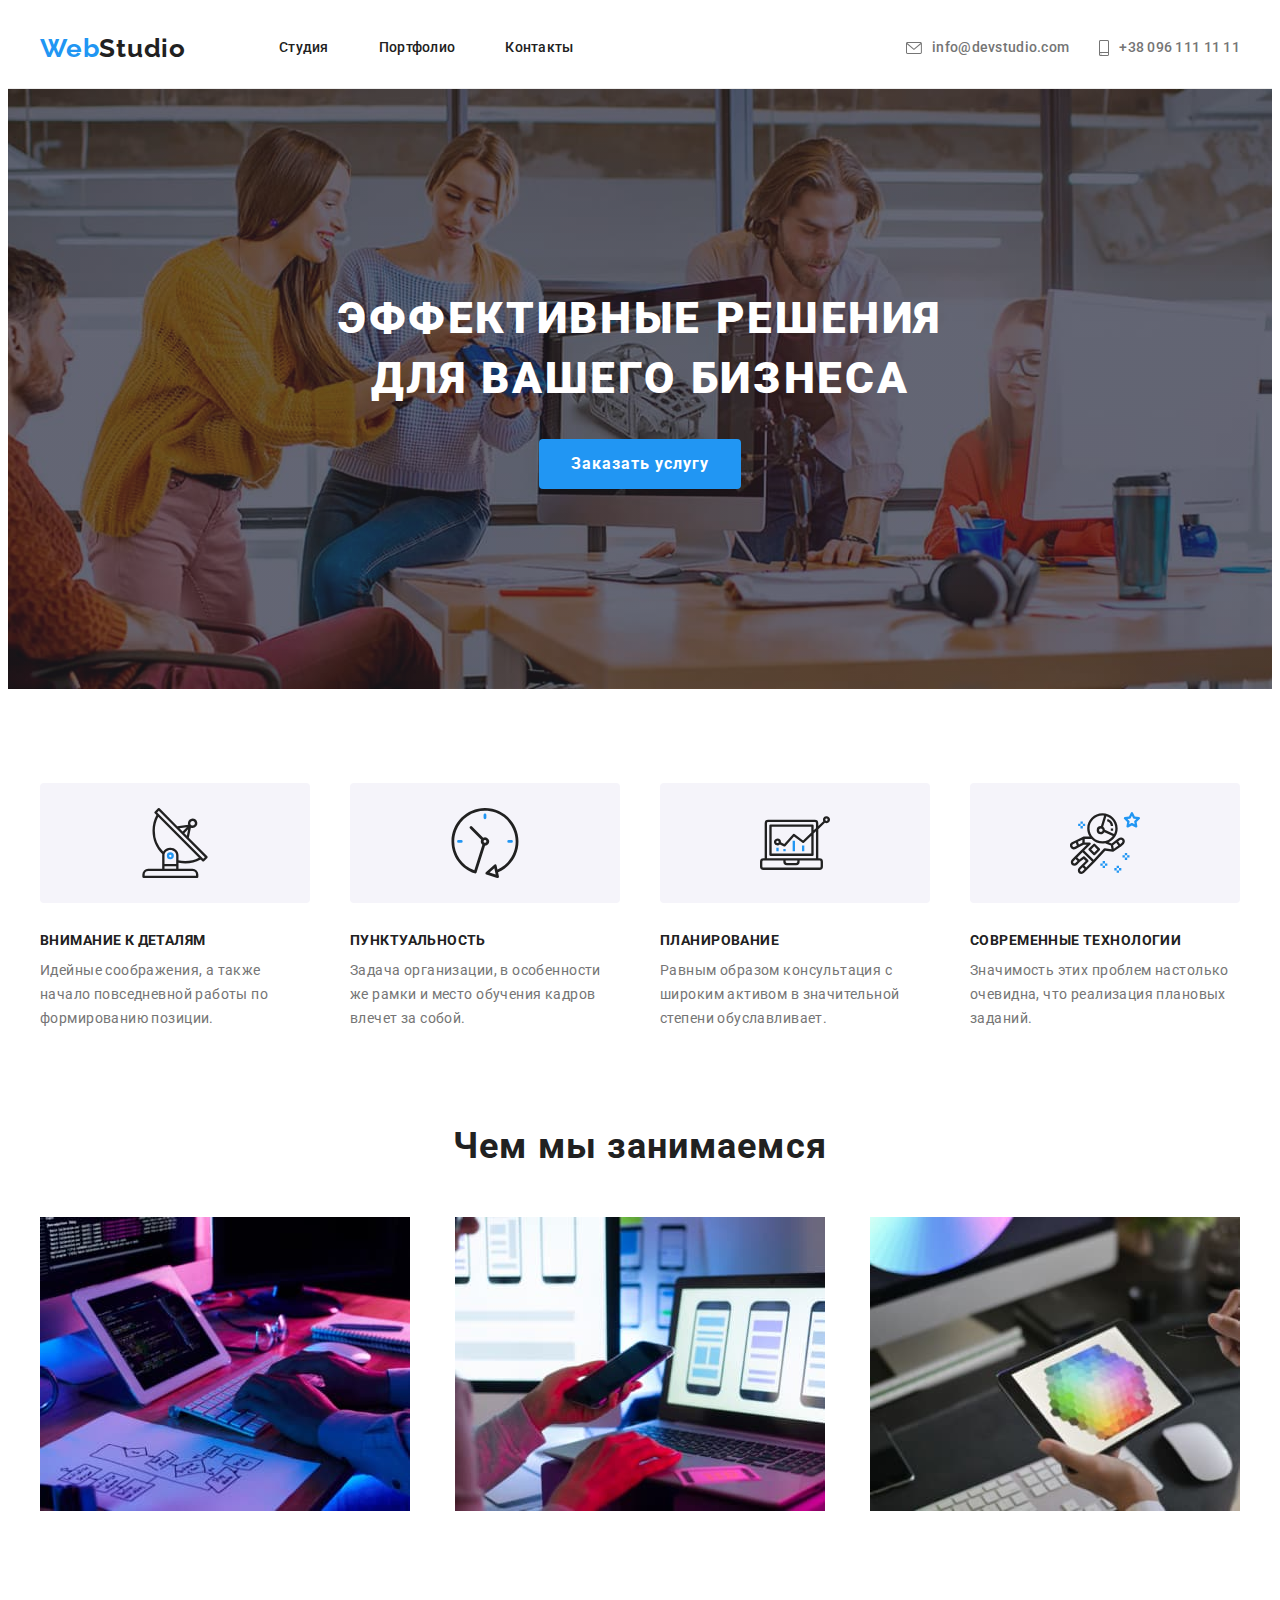
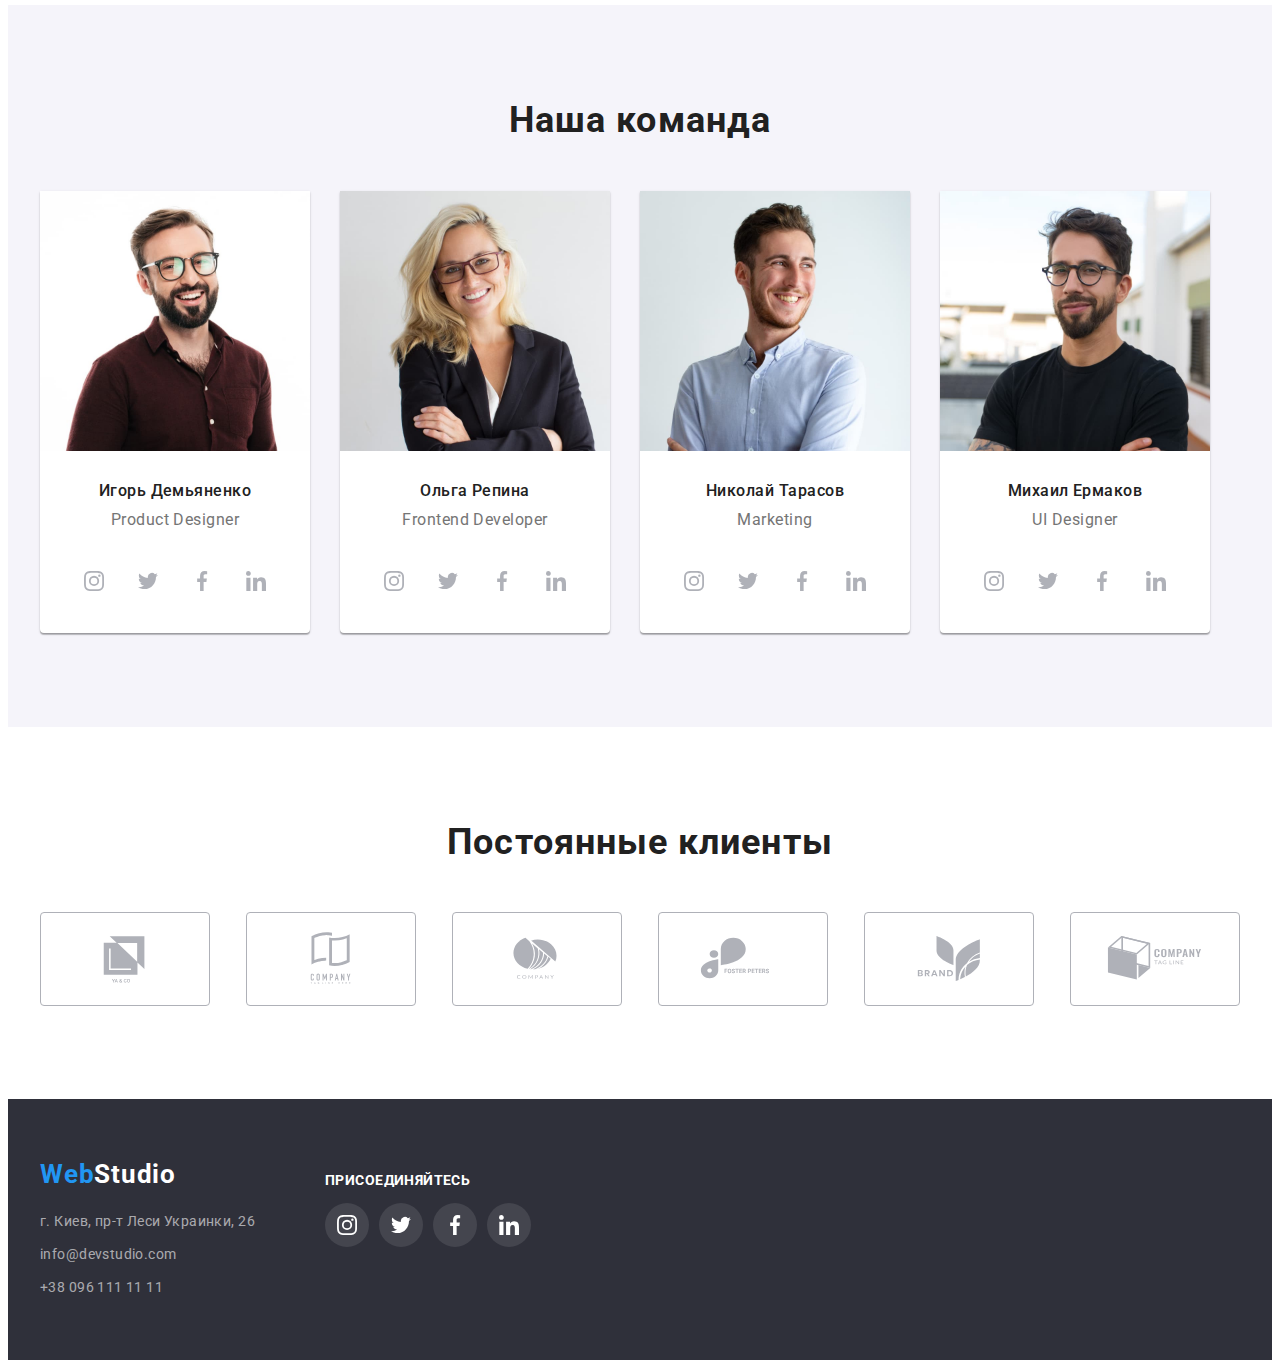
<file: index.html>
<!DOCTYPE html>
<html lang="ru">
  <head>
    <meta charset="UTF-8" />
    <meta http-equiv="X-UA-Compatible" content="IE=edge" />
    <meta name="viewport" content="width=device-width, initial-scale=1.0" />
    <link rel="preconnect" href="https://fonts.googleapis.com" />
    <link rel="preconnect" href="https://fonts.gstatic.com" crossorigin />
    <link
      href="https://fonts.googleapis.com/css2?family=Raleway:wght@700&family=Roboto:wght@400;500;700;900&display=swap"
      rel="stylesheet"
    />
    <title>goit-markup-hw-04</title>
    <link
      rel="stylesheet"
      href="https://cdnjs.cloudflare.com/ajax/libs/modern-normalize/1.1.0/modern-normalize.min.css"
      integrity="sha512-wpPYUAdjBVSE4KJnH1VR1HeZfpl1ub8YT/NKx4PuQ5NmX2tKuGu6U/JRp5y+Y8XG2tV+wKQpNHVUX03MfMFn9Q=="
      crossorigin="anonymous"
      referrerpolicy="no-referrer"
    />
    <link rel="stylesheet" href="./css/style.css" />
  </head>
  <body>
    <header class="header">
      <div class="container flex-header">
        <nav class="header-nav">
          <a class="header-logo link" href="./index.html">
            <span class="logo-text">Web</span>Studio</a
          >
          <ul class="header-list list">
            <li class="list-nav">
              <a class="header-link link current" href="./index.html">Студия</a>
            </li>
            <li class="list-nav">
              <a class="header-link link" href="./portfolio.html">Портфолио</a>
            </li>
            <li class="list-nav">
              <a class="header-link link" href="#">Контакты</a>
            </li>
          </ul>
        </nav>
        <ul class="list-address list">
          <li class="list-contacts">
            <a class="header-address list link" href="mailto:info@devstudio.com"
              ><svg class="icon" width="16" height="12">
                <use href="./images/icons.svg#envelope"></use></svg
              >info@devstudio.com</a
            >
          </li>
          <li class="list-contacts">
            <a class="header-address list link" href="tel:+380961111111"
              ><svg class="icon" width="10" height="16">
                <use href="./images/icons.svg#smartphone"></use></svg
              >+38 096 111 11 11</a
            >
          </li>
        </ul>
      </div>
    </header>
    <main>
      <!-- hero -->
      <section class="hero">
        <div class="container">
          <h1 class="hero-title">эффективные решения для вашего бизнеса</h1>
          <button class="hero-button" type="button">Заказать услугу</button>
        </div>
      </section>
      <!-- чем мы занимаемся -->
      <section class="work">
        <div class="container">
          <h2 hidden>Наши преимущества</h2>
          <ul class="list flex-work">
            <li class="list-work">
              <div class="list-icon">
                <svg class="work-icon" width="70" height="70">
                  <use href="./images/icons.svg#antenna"></use>
                </svg>
              </div>
              <h3 class="work-topic">Внимание к деталям</h3>
              <p class="work-text">
                Идейные соображения, а также начало повседневной работы по
                формированию позиции.
              </p>
            </li>
            <li class="list-work">
              <div class="list-icon">
                <svg class="work-icon" width="70" height="70">
                  <use href="./images/icons.svg#clock"></use>
                </svg>
              </div>
              <h3 class="work-topic">Пунктуальность</h3>
              <p class="work-text">
                Задача организации, в особенности же рамки и место обучения
                кадров влечет за собой.
              </p>
            </li>
            <li class="list-work">
              <div class="list-icon">
                <svg class="work-icon" width="70" height="70">
                  <use href="./images/icons.svg#diagram"></use>
                </svg>
              </div>
              <h3 class="work-topic">Планирование</h3>
              <p class="work-text">
                Равным образом консультация с широким активом в значительной
                степени обуславливает.
              </p>
            </li>
            <li class="list-work">
              <div class="list-icon">
                <svg class="work-icon" width="70" height="70">
                  <use href="./images/icons.svg#astronaut"></use>
                </svg>
              </div>
              <h3 class="work-topic">Современные технологии</h3>
              <p class="work-text">
                Значимость этих проблем настолько очевидна, что реализация
                плановых заданий.
              </p>
            </li>
          </ul>
        </div>
      </section>
      <!-- спецификация -->
      <section class="specification">
        <div class="container">
          <h2 class="specification-title">Чем мы занимаемся</h2>
          <ul class="list flex-specification">
            <li class="list-specification">
              <img
                src="./images/what-are-we-doing-1.jpg"
                alt="рабочий-процесс-1"
              />
            </li>
            <li class="list-specification">
              <img
                src="./images/what-are-we-doing-2.jpg"
                alt="рабочий-процесс-2"
              />
            </li>
            <li class="list-specification">
              <img
                src="./images/what-are-we-doing-3.jpg"
                alt="рабочий-процесс-3"
              />
            </li>
          </ul>
        </div>
      </section>
      <!-- наша команда -->
      <section class="team">
        <div class="container">
          <h2 class="team-title">Наша команда</h2>
          <ul class="list-team list">
            <li class="team-card">
              <img src="./images/our-team-1.jpg" alt="сотрудник-1" />
              <h3 class="team-employee">Игорь Демьяненко</h3>
              <p class="team-desc" lang="en">Product Designer</p>
              <ul class="link-list list">
                <li class="link-box">
                  <a class="link-social" href="#">
                    <svg class="icon-link" width="20" height="20">
                      <use href="./images/icons.svg#instagram"></use>
                    </svg>
                  </a>
                </li>
                <li class="link-box">
                  <a class="link-social" href="">
                    <svg class="icon-link" width="20" height="20">
                      <use href="./images/icons.svg#twitter"></use>
                    </svg>
                  </a>
                </li>
                <li class="link-box">
                  <a class="link-social" href="">
                    <svg class="icon-link" width="20" height="20">
                      <use href="./images/icons.svg#facebook"></use>
                    </svg>
                  </a>
                </li>
                <li class="link-box">
                  <a class="link-social" href="">
                    <svg class="icon-link" width="20" height="20">
                      <use href="./images/icons.svg#linkedin"></use>
                    </svg>
                  </a>
                </li>
              </ul>
            </li>
            <li class="team-card">
              <img src="./images/our-team-2.jpg" alt="сотрудник-2" />
              <h3 class="team-employee">Ольга Репина</h3>
              <p class="team-desc" lang="en">Frontend Developer</p>
              <ul class="link-list list">
                <li class="link-box">
                  <a class="link-social" href="#">
                    <svg class="icon-link" width="20" height="20">
                      <use href="./images/icons.svg#instagram"></use>
                    </svg>
                  </a>
                </li>
                <li class="link-box">
                  <a class="link-social" href="">
                    <svg class="icon-link" width="20" height="20">
                      <use href="./images/icons.svg#twitter"></use>
                    </svg>
                  </a>
                </li>
                <li class="link-box">
                  <a class="link-social" href="">
                    <svg class="icon-link" width="20" height="20">
                      <use href="./images/icons.svg#facebook"></use>
                    </svg>
                  </a>
                </li>
                <li class="link-box">
                  <a class="link-social" href="">
                    <svg class="icon-link" width="20" height="20">
                      <use href="./images/icons.svg#linkedin"></use>
                    </svg>
                  </a>
                </li>
              </ul>
            </li>
            <li class="team-card">
              <img src="./images/our-team-3.jpg" alt="сотрудник-3" />
              <h3 class="team-employee">Николай Тарасов</h3>
              <p class="team-desc" lang="en">Marketing</p>
              <ul class="link-list list">
                <li class="link-box">
                  <a class="link-social" href="#">
                    <svg class="icon-link" width="20" height="20">
                      <use href="./images/icons.svg#instagram"></use>
                    </svg>
                  </a>
                </li>
                <li class="link-box">
                  <a class="link-social" href="">
                    <svg class="icon-link" width="20" height="20">
                      <use href="./images/icons.svg#twitter"></use>
                    </svg>
                  </a>
                </li>
                <li class="link-box">
                  <a class="link-social" href="">
                    <svg class="icon-link" width="20" height="20">
                      <use href="./images/icons.svg#facebook"></use>
                    </svg>
                  </a>
                </li>
                <li class="link-box">
                  <a class="link-social" href="">
                    <svg class="icon-link" width="20" height="20">
                      <use href="./images/icons.svg#linkedin"></use>
                    </svg>
                  </a>
                </li>
              </ul>
            </li>
            <li class="team-card">
              <img src="./images/our-team-4.jpg" alt="сотрудник-4" />
              <h3 class="team-employee">Михаил Ермаков</h3>
              <p class="team-desc" lang="en">UI Designer</p>
              <ul class="link-list list">
                <li class="link-box">
                  <a class="link-social" href="#">
                    <svg class="icon-link" width="20" height="20">
                      <use href="./images/icons.svg#instagram"></use>
                    </svg>
                  </a>
                </li>
                <li class="link-box">
                  <a class="link-social" href="">
                    <svg class="icon-link" width="20" height="20">
                      <use href="./images/icons.svg#twitter"></use>
                    </svg>
                  </a>
                </li>
                <li class="link-box">
                  <a class="link-social" href="">
                    <svg class="icon-link" width="20" height="20">
                      <use href="./images/icons.svg#facebook"></use>
                    </svg>
                  </a>
                </li>
                <li class="link-box">
                  <a class="link-social" href="">
                    <svg class="icon-link" width="20" height="20">
                      <use href="./images/icons.svg#linkedin"></use>
                    </svg>
                  </a>
                </li>
              </ul>
            </li>
          </ul>
        </div>
      </section>
      <section class="clients">
        <div class="container">
          <h2 class="clients-title">Постоянные клиенты</h2>
          <ul class="clients-list list">
            <li class="clients-logo">
              <a href="" class="clients-link link">
                <svg class="clients-icon" width="106" height="60">
                  <use href="./images/icons.svg#Logo-ya_and_co"></use>
                </svg>
              </a>
            </li>
            <li class="clients-logo">
              <a href="" class="clients-link link">
                <svg class="clients-icon" width="106" height="60">
                  <use href="./images/icons.svg#Logo-tagline_here"></use>
                </svg>
              </a>
            </li>
            <li class="clients-logo">
              <a href="" class="clients-link link">
                <svg class="clients-icon" width="106" height="60">
                  <use href="./images/icons.svg#Logo-company"></use>
                </svg>
              </a>
            </li>
            <li class="clients-logo">
              <a href="" class="clients-link link">
                <svg class="clients-icon" width="106" height="60">
                  <use href="./images/icons.svg#Logo-foster_peters"></use>
                </svg>
              </a>
            </li>
            <li class="clients-logo">
              <a href="" class="clients-link link">
                <svg class="clients-icon" width="106" height="60">
                  <use href="./images/icons.svg#Logo-brand"></use>
                </svg>
              </a>
            </li>
            <li class="clients-logo">
              <a href="" class="clients-link link">
                <svg class="clients-icon" width="106" height="60">
                  <use href="./images/icons.svg#Logo-tag_line"></use>
                </svg>
              </a>
            </li>
          </ul>
        </div>
      </section>
    </main>
    <footer class="footer">
      <div class="container">
        <ul class="fotter-list list">
          <li class="list-adrress">
            <a class="footer-logo link" href="./index.html"
              ><span class="logo-text">Web</span>Studio</a
            >
            <address>
              <ul class="list">
                <li class="list-footer">
                  <a class="footer-adress link" href="#"
                    >г. Киев, пр-т Леси Украинки, 26</a
                  >
                </li>
                <li class="list-footer">
                  <a class="footer-adress link" href="mailto:info@devstudio.com"
                    >info@devstudio.com</a
                  >
                </li>
                <li class="list-footer">
                  <a class="footer-adress link" href="tel:+380961111111"
                    >+38 096 111 11 11</a
                  >
                </li>
              </ul>
            </address>
          </li>
          <li class="list-adrress">
            <h3 class="footer-title">Присоединяйтесь</h3>
            <ul class="footer-link list">
              <li class="footer-box">
                <a href="" class="footer-social link">
                  <svg class="footer-icon" width="20" height="20">
                    <use href="./images/icons.svg#instagram"></use>
                  </svg>
                </a>
              </li>
              <li class="footer-box">
                <a href="" class="footer-social link">
                  <svg class="footer-icon" width="20" height="20">
                    <use href="./images/icons.svg#twitter"></use>
                  </svg>
                </a>
              </li>
              <li class="footer-box">
                <a href="" class="footer-social link">
                  <svg class="footer-icon" width="20" height="20">
                    <use href="./images/icons.svg#facebook"></use>
                  </svg>
                </a>
              </li>
              <li class="footer-box">
                <a href="" class="footer-social link">
                  <svg class="footer-icon" width="20" height="20">
                    <use href="./images/icons.svg#linkedin"></use>
                  </svg>
                </a>
              </li>
            </ul>
          </li>
        </ul>
      </div>
    </footer>
  </body>
</html>
</file>
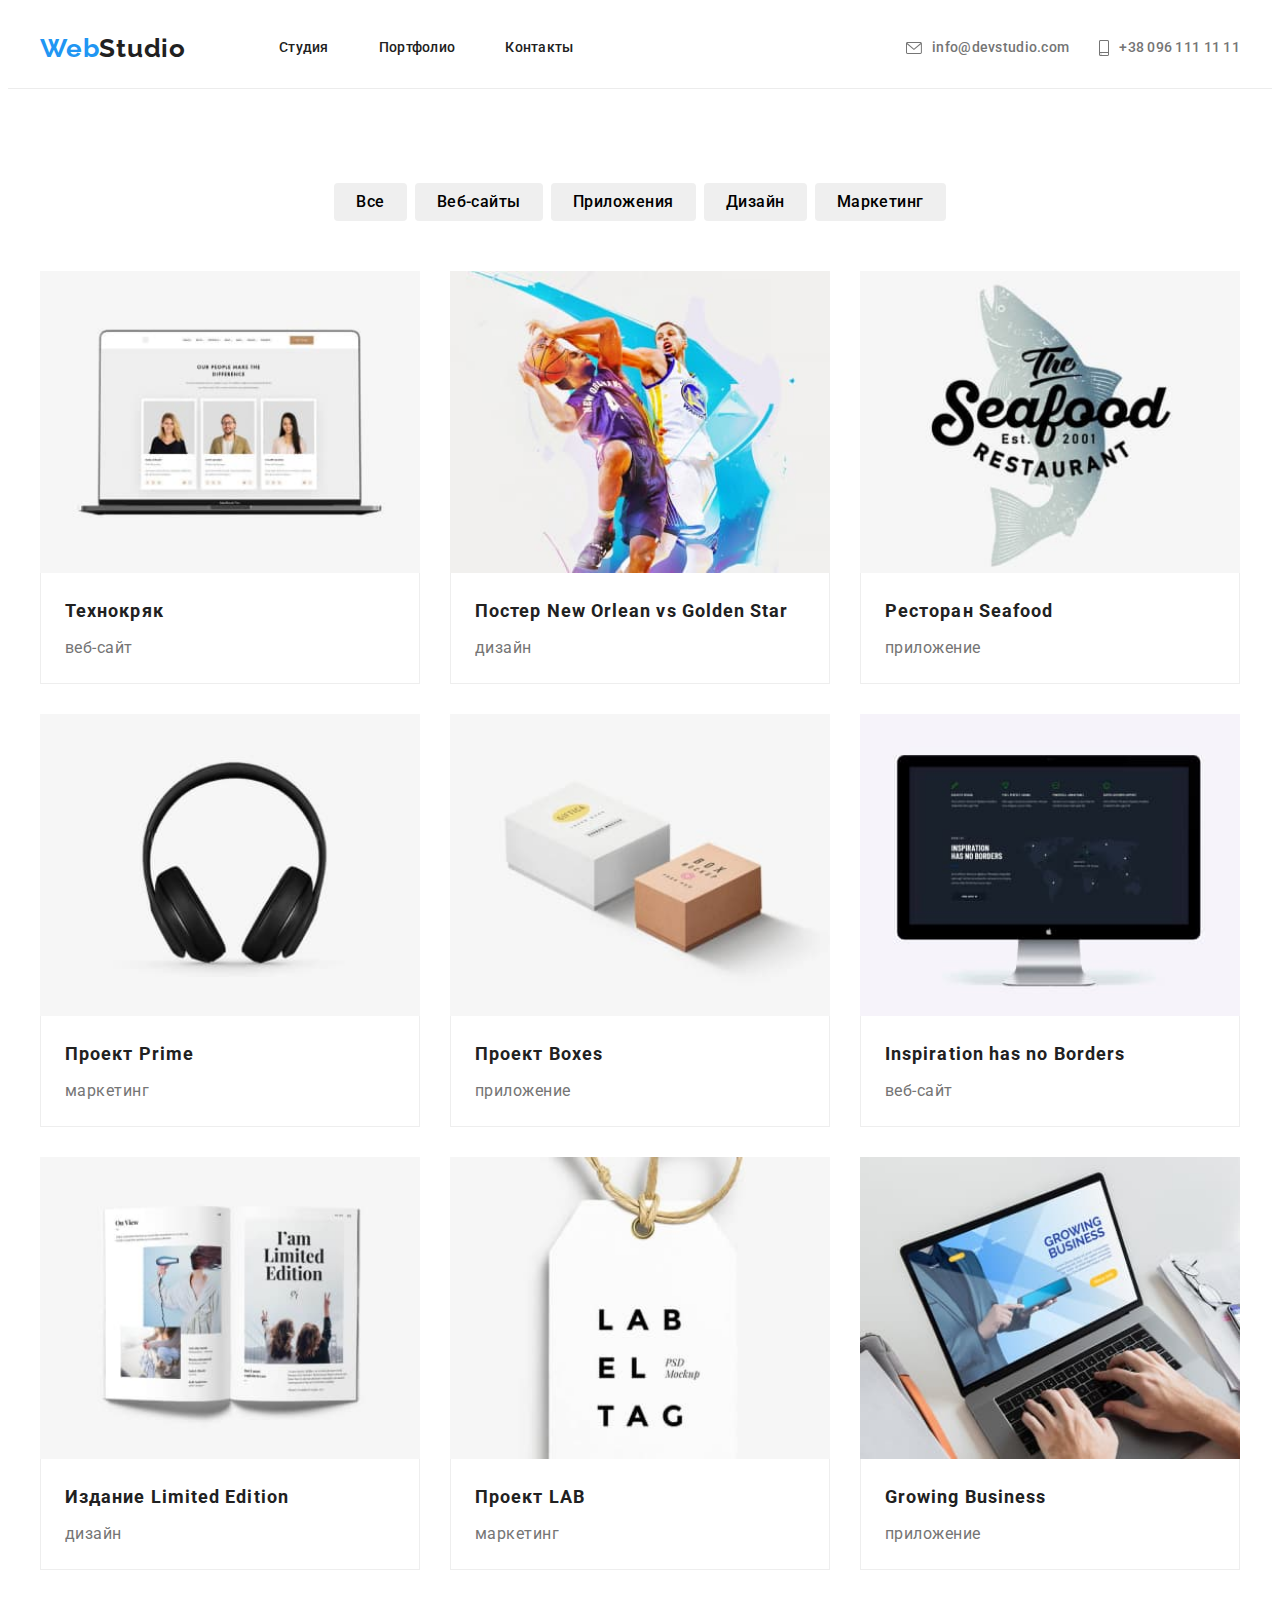
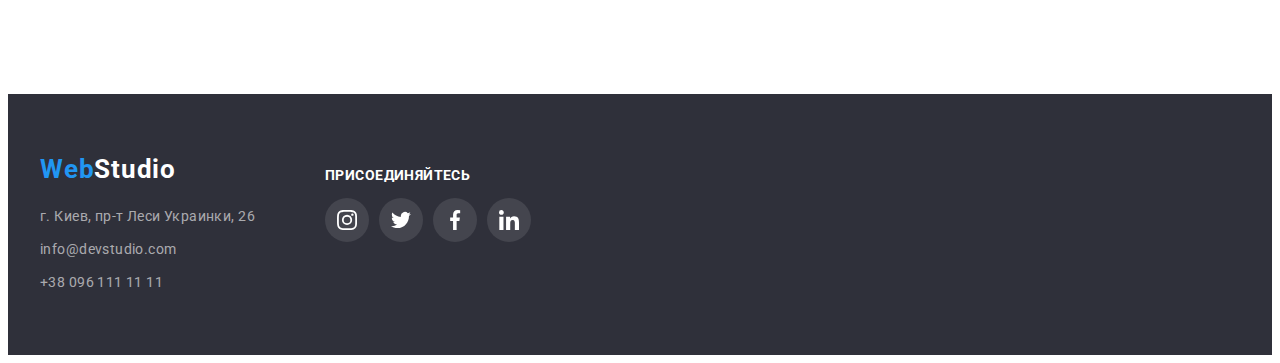
<file: portfolio.html>
<!DOCTYPE html>
<html lang="ru">
  <head>
    <meta charset="UTF-8" />
    <meta http-equiv="X-UA-Compatible" content="IE=edge" />
    <meta name="viewport" content="width=device-width, initial-scale=1.0" />
    <link rel="preconnect" href="https://fonts.googleapis.com" />
    <link rel="preconnect" href="https://fonts.gstatic.com" crossorigin />
    <link
      href="https://fonts.googleapis.com/css2?family=Raleway:wght@700&family=Roboto:wght@400;500;700;900&display=swap"
      rel="stylesheet"
    />
    <title>goit-markup-hw-04</title>
    <link
      rel="stylesheet"
      href="https://cdnjs.cloudflare.com/ajax/libs/modern-normalize/1.1.0/modern-normalize.min.css"
      integrity="sha512-wpPYUAdjBVSE4KJnH1VR1HeZfpl1ub8YT/NKx4PuQ5NmX2tKuGu6U/JRp5y+Y8XG2tV+wKQpNHVUX03MfMFn9Q=="
      crossorigin="anonymous"
      referrerpolicy="no-referrer"
    />
    <link rel="stylesheet" href="./css/style.css" />
  </head>
  <body>
    <header class="header">
      <div class="container flex-header">
        <nav class="header-nav">
          <a class="header-logo link" href="./index.html">
            <span class="logo-text">Web</span>Studio</a
          >
          <ul class="header-list list">
            <li class="list-nav">
              <a class="header-link link" href="./index.html">Студия</a>
            </li>
            <li class="list-nav">
              <a class="header-link link current" href="./portfolio.html">Портфолио</a>
            </li>
            <li class="list-nav">
              <a class="header-link link" href="#">Контакты</a>
            </li>
          </ul>
        </nav>
        <ul class="list-address list">
          <li class="list-contacts">
            <a class="header-address list link" href="mailto:info@devstudio.com"
              ><svg class="icon" width="16" height="12">
                <use href="./images/icons.svg#envelope"></use></svg
              >info@devstudio.com</a
            >
          </li>
          <li class="list-contacts">
            <a class="header-address list link" href="tel:+380961111111"
              ><svg class="icon" width="10" height="16">
                <use href="./images/icons.svg#smartphone"></use></svg
              >+38 096 111 11 11</a
            >
          </li>
        </ul>
      </div>
    </header>
    <main>
      <section class="cards">
        <div class="container">
          <h2 hidden>фильтр</h2>
          <ul class="cards-nav list">
            <li class="cards-list">
              <button class="cards-btn" type="button">Все</button>
            </li>
            <li class="cards-list">
              <button class="cards-btn" type="button">Веб-сайты</button>
            </li>
            <li class="cards-list">
              <button class="cards-btn" type="button">Приложения</button>
            </li>
            <li class="cards-list">
              <button class="cards-btn" type="button">Дизайн</button>
            </li>
            <li class="cards-list">
              <button class="cards-btn" type="button">Маркетинг</button>
            </li>
          </ul>
          <h1 hidden>карточки товара</h1>
          <ul class="cards-product list">
            <li class="cards-items">
              <a class="cards-link link" href="#">
                <img src="./images/technokryak.jpg" alt="веб-сайт" />
                <div class="card-box">
                  <h3 class="cards-desc" lang="en">Технокряк</h3>
                  <p class="cards-text">веб-сайт</p>
                </div>
              </a>
            </li>
            <li class="cards-items">
              <a class="cards-link link" href="#">
                <img src="./images/new-orlean.jpg" alt="дизайн" />
                <div class="card-box">
                  <h3 class="cards-desc" lang="en">
                    Постер New Orlean vs Golden Star
                  </h3>
                  <p class="cards-text">дизайн</p>
                </div>
              </a>
            </li>
            <li class="cards-items">
              <a class="cards-link link" href="#">
                <img src="./images/seafood.jpg" alt="приложение" />
                <div class="card-box">
                  <h3 class="cards-desc" lang="en">Ресторан Seafood</h3>
                  <p class="cards-text">приложение</p>
                </div>
              </a>
            </li>
            <li class="cards-items">
              <a class="cards-link link" href="#">
                <img src="./images/project-prime.jpg" alt="маркетинг" />
                <div class="card-box">
                  <h3 class="cards-desc" lang="en">Проект Prime</h3>
                  <p class="cards-text">маркетинг</p>
                </div>
              </a>
            </li>
            <li class="cards-items">
              <a class="cards-link link" href="#">
                <img src="./images/project-boxes.jpg" alt="приложение" />
                <div class="card-box">
                  <h3 class="cards-desc" lang="en">Проект Boxes</h3>
                  <p class="cards-text">приложение</p>
                </div>
              </a>
            </li>
            <li class="cards-items">
              <a class="cards-link link" href="#">
                <img src="./images/no-borders.jpg" alt="веб-сайт" />
                <div class="card-box">
                  <h3 class="cards-desc" lang="en">
                    Inspiration has no Borders
                  </h3>
                  <p class="cards-text">веб-сайт</p>
                </div>
              </a>
            </li>
            <li class="cards-items">
              <a class="cards-link link" href="#">
                <img src="./images/limited-edition.jpg" alt="дизайн" />
                <div class="card-box">
                  <h3 class="cards-desc" lang="en">Издание Limited Edition</h3>
                  <p class="cards-text">дизайн</p>
                </div>
              </a>
            </li>
            <li class="cards-items">
              <a class="cards-link link" href="#">
                <img src="./images/project-lab.jpg" alt="маркетинг" />
                <div class="card-box">
                  <h3 class="cards-desc" lang="en">Проект LAB</h3>
                  <p class="cards-text">маркетинг</p>
                </div>
              </a>
            </li>
            <li class="cards-items">
              <a class="cards-link link" href="#">
                <img src="./images/growing-business.jpg" alt="приложение" />
                <div class="card-box">
                  <h3 class="cards-desc" lang="en">Growing Business</h3>
                  <p class="cards-text">приложение</p>
                </div>
              </a>
            </li>
          </ul>
        </div>
      </section>
    </main>
    <footer class="footer">
      <div class="container">
        <ul class="fotter-list list">
          <li class="list-adrress">
            <a class="footer-logo link" href="./index.html"
          ><span class="logo-text">Web</span>Studio</a
        >
        <address>
          <ul class="list">
            <li class="list-footer">
              <a class="footer-adress link" href="#"
                >г. Киев, пр-т Леси Украинки, 26</a
              >
            </li>
            <li class="list-footer">
              <a class="footer-adress link" href="mailto:info@devstudio.com"
                >info@devstudio.com</a
              >
            </li>
            <li class="list-footer">
              <a class="footer-adress link" href="tel:+380961111111"
                >+38 096 111 11 11</a
              >
            </li>
          </ul>
        </address>
          </li>
          <li class="list-adrress">
            <h3 class="footer-title">Присоединяйтесь</h3>
            <ul class="footer-link list">
              <li class="footer-box">
                <a href="" class="footer-social link">
                  <svg class="footer-icon" width="20" height="20">
                    <use href="./images/icons.svg#instagram"></use>
                  </svg>
                </a>
              </li>
              <li class="footer-box">
                <a href="" class="footer-social link">
                  <svg class="footer-icon" width="20" height="20">
                    <use href="./images/icons.svg#twitter"></use>
                  </svg>
                </a>
              </li>
              <li class="footer-box">
                <a href="" class="footer-social link">
                  <svg class="footer-icon" width="20" height="20">
                    <use href="./images/icons.svg#facebook"></use>
                  </svg>
                </a>
              </li>
              <li class="footer-box">
                <a href="" class="footer-social link">
                  <svg class="footer-icon" width="20" height="20">
                    <use href="./images/icons.svg#linkedin"></use>
                  </svg>
                </a>
              </li>
            </ul>
          </li>
        </ul>
      </div>
    </footer>
  </body>
</html>
</file>
<file: css/style.css>
:root {
  --secondary-font-color: #ffffff;
  --link-font-color: #afb1b8;
  --primary-font-color: #212121;
  --secondary-color-interactive-elements: #2196f3;
  --additional-font-color: #757575;
  --primary-background-color: #ffffff;
  --hero-background-color: #2f303a;
  --footer-background-color: #2f303a;
  --mane-background-secondary-color: #f5f4fa;
}

body {
  font-family: "roboto", "sans-serif";
  color: var(--primary-font-color);
}
img {
  display: block;
  width: 100%;
  height: auto;
}

.list {
  list-style: none;
  margin: 0;
  padding-left: 0;
}
.link {
  color: var(--primary-font-color);
  text-decoration: none;
  font-style: normal;
}
.container {
  max-width: 1200px;
  padding: 0 15px 0 15px;
  margin: 0 auto 0 auto;
  /* outline: 2px solid red; */
}

/* section {
  outline: 3px solid blue;
} */

/*-------------------- шапка сайта ------------------*/
.flex-header {
  display: flex;
  align-items: center;
}

.header {
  background-color: var(--primary-background-color);
  border-bottom: 1px solid #ececec;
}
.header-nav {
  display: flex;
  align-items: center;
  margin: 0 auto 0 0;
}
.header-logo {
  font-family: "Raleway";
  font-weight: 700;
  font-size: 26px;
  line-height: 1.19;
  letter-spacing: 0.03em;
  margin: 0 93px 0 0;
}
.logo-text {
  color: var(--secondary-color-interactive-elements);
}

.header-list {
  display: flex;
}
.list-nav {
  margin: 0 50px 0 0;
}
.list-nav:last-child {
  margin: 0;
}

.header-link {
  display: block;
  font-weight: 500;
  font-size: 14px;
  line-height: 1.14;
  letter-spacing: 0.02em;
  padding: 32px 0 32px 0;
}

.header-link:hover,
.header-link:focus {
  color: var(--secondary-color-interactive-elements);
}
/* .current {
  color: var(--secondary-color-interactive-elements);
} */
.list-address {
  display: flex;
}
.list-contacts {
  color: var(--additional-font-color);
  margin: 0 30px 0 0;
  cursor: pointer;
}
.list-contacts:last-child {
  margin: 0;
}
.header .icon {
  display: block;
  fill: currentColor;
  margin: 0 10px 0 0;
}

.header-address {
  display: flex;
  align-items: center;
  color: currentColor;
  fill: currentColor;
  font-weight: 500;
  font-size: 14px;
  line-height: 1.14;
  letter-spacing: 0.02em;
  padding: 32px 0 32px 0;
}
.header-address:hover,
.header-address:focus {
  color: var(--secondary-color-interactive-elements);
}
/*-------------------- hero ------------------*/

.hero {
  margin: 0 auto;
  max-width: 1600px;
  color: var(--secondary-font-color);
  background-color: var(--hero-background-color);
  background-image: linear-gradient(
      to right,
      rgba(47, 48, 58, 0.4),
      rgba(47, 48, 58, 0.4)
    ),
    url(../images/header-Img.jpg);
  background-position: center;
  padding: 200px 0 200px 0;
  text-align: center;
}
.hero-title {
  font-weight: 900;
  font-size: 44px;
  line-height: 1.36;
  letter-spacing: 0.06em;
  text-transform: uppercase;
  max-width: 696px;
  margin: 0 auto 30px auto;
}
.hero-button {
  color: var(--secondary-font-color);
  background-color: var(--secondary-color-interactive-elements);
  font-family: inherit;
  font-weight: 700;
  font-size: 16px;
  line-height: 1.88;
  text-align: center;
  letter-spacing: 0.06em;
  cursor: pointer;
  display: inline-block;
  min-height: 50px;
  padding: 10px 32px 10px 32px;
  border: var(--secondary-color-interactive-elements);
  border-radius: 4px;
}
/*-------------------- work ------------------*/
.work {
  padding: 94px 0 94px 0;
}

.work-topic {
  font-size: 14px;
  line-height: 1.14;
  letter-spacing: 0.03em;
  text-transform: uppercase;
  margin: 0 0 10px 0;
}
.work-text {
  color: var(--additional-font-color);
  font-size: 14px;
  line-height: 1.71;
  letter-spacing: 0.03em;
  margin: 0;
}
.flex-work {
  display: flex;
  justify-content: space-between;
}
.list-work {
  width: 270px;
}
.list-icon {
  display: flex;
  justify-content: center;
  align-items: center;
  background-color: var(--mane-background-secondary-color);
  width: 270px;
  height: 120px;
  border-radius: 4px;
  margin: 0 0 30px 0;
}
.list-work:last-child {
  margin: 0;
}
/*-------------------- specification ------------------*/
.specification {
  padding: 0 0 94px 0;
}

.specification-title {
  font-size: 36px;
  line-height: 1.17;
  text-align: center;
  letter-spacing: 0.03em;
  margin: 0 0 50px 0;
}
.flex-specification {
  display: flex;
  justify-content: space-between;
}

/*-------------------- team ------------------*/
.team {
  background-color: var(--mane-background-secondary-color);
  padding: 94px 0 94px 0;
}
.team-title {
  font-size: 36px;
  line-height: 1.17;
  text-align: center;
  letter-spacing: 0.03em;
  margin: 0 0 50px 0;
}
.list-team {
  display: flex;
}
.team-card {
  background-color: var(--primary-background-color);
  max-width: 270px;
  margin: 0 30px 0 0;
  box-shadow: 0px 1px 3px rgba(0, 0, 0, 0.12), 0px 1px 1px rgba(0, 0, 0, 0.14),
    0px 2px 1px rgba(0, 0, 0, 0.2);
  border-radius: 0px 0px 4px 4px;
}
.team-card:last-child {
  margin: 0;
}

.team-employee {
  font-weight: 500;
  font-size: 16px;
  line-height: 1.19;
  text-align: center;
  letter-spacing: 0.03em;
  margin: 0 0 10px 0;
  padding: 30px 0 0 0;
}
.team-desc {
  color: var(--additional-font-color);
  font-size: 16px;
  line-height: 1.19;
  text-align: center;
  letter-spacing: 0.03em;
  margin: 0;
  padding: 0 0 30px 0;
}
.link-list {
  justify-content: center;
  align-items: center;
  display: flex;
  padding: 0 0 30px 0;
}
.link-box {
  justify-content: center;
  align-items: center;
  display: flex;
  margin: 0 10px 0 0;
  width: 44px;
  height: 44px;
  border-radius: 50%;
}
.link-box:last-child {
  margin: 0;
}
.link-social {
  fill: var(--link-font-color);
  width: 100%;
  height: 100%;
  display: flex;
  align-items: center;
  justify-content: center;
  border-radius: 50%;
}
.link-social:hover,
.link-social:focus {
  fill: var(--secondary-font-color);
  background-color: var(--secondary-color-interactive-elements);
  border-radius: 50%;
}
.icon-link {
  display: block;
}
/*-------------------- clients ------------------*/
.clients {
  padding: 94px 0 94px 0;
}
.container {
}
.clients-title {
  font-size: 36px;
  line-height: 1.17;
  text-align: center;
  letter-spacing: 0.03em;
  margin: 0 0 50px 0;
}
.clients-list {
  display: flex;
  justify-content: space-between;
  align-items: center;
}
.clients-logo {
  display: flex;
  justify-content: center;
  align-items: center;
  width: 170px;
  height: 92px;
}
.clients-link {
  display: flex;
  justify-content: center;
  align-items: center;
  width: 100%;
  height: 100%;
  fill: var(--link-font-color);
  border: 1px solid var(--link-font-color);
  border-radius: 4px;
}
.clients-link:hover,
.clients-link:focus {
  fill: var(--secondary-color-interactive-elements);
  border-color: var(--secondary-color-interactive-elements);
}
/*-------------------- footer ------------------*/

.footer {
  background-color: var(--footer-background-color);
  padding: 60px 0 60px 0;
}
.footer-logo {
  color: var(--secondary-font-color);
  font-weight: 700;
  font-size: 26px;
  line-height: 1.19;
  letter-spacing: 0.03em;
  display: inline-block;
  margin: 0 0 20px 0;
}
.list-footer {
  margin: 0 0 9px 0;
}
.list-footer:last-child {
  margin: 0;
}

.footer-adress {
  color: rgba(255, 255, 255, 0.6);
  font-family: inherit;
  font-weight: 400;
  font-size: 14px;
  line-height: 1.71;
  letter-spacing: 0.03em;
}
.footer-adress:hover,
.footer-adress:focus {
  color: var(--secondary-color-interactive-elements);
}
.fotter-list {
  display: flex;
}
.list {
}
.list-adrress {
  margin: 0 70px 0 0;
}
.list-adrress:last-child {
  margin: 0;
}
.footer-logo {
}
.logo-text {
}
.footer-adress {
}
.footer-title {
  font-size: 14px;
  line-height: 1.14;
  letter-spacing: 0.03em;
  text-transform: uppercase;
  text-align: left;
  color: var(--secondary-font-color);
}
.footer-link {
  display: flex;
}
.footer-box {
  justify-content: center;
  align-items: center;
  display: flex;
  margin: 0 10px 0 0;
  width: 44px;
  height: 44px;
}
.footer-box:last-child {
  margin: 0;
}
.footer-social {
  display: flex;
  justify-content: center;
  align-items: center;
  width: 100%;
  height: 100%;
  background-color: rgba(255, 255, 255, 0.1);
  border-radius: 50%;
}
.footer-social:hover,
.footer-social:focus {
  background-color: var(--secondary-color-interactive-elements);
}

.footer-icon {
  fill: var(--secondary-font-color);
  display: block;
}

/*-------------------- portfolio ------------------*/
.cards {
  padding: 94px 0 94px 0;
}

.cards .cards-nav {
  display: flex;
  justify-content: center;
  margin: 0 0 50px 0;
}
.cards-list {
  margin: 0 8px 0 0;
}
.cards-list:last-child {
  margin: 0;
}
.cards-btn {
  display: block;
  font-family: inherit;
  font-weight: 500;
  font-size: 16px;
  line-height: 1.62;
  text-align: center;
  letter-spacing: 0.03em;
  cursor: pointer;
  padding: 6px 22px 6px 22px;
  border: var(--mane-background-secondary-color);
  border-radius: 4px;
}
.cards-btn:hover,
.cards-btn:focus {
  color: var(--secondary-font-color);
  background-color: var(--secondary-color-interactive-elements);
  box-shadow: 0px 3px 1px rgba(0, 0, 0, 0.1), 0px 1px 2px rgba(0, 0, 0, 0.08),
    0px 2px 2px rgba(0, 0, 0, 0.12);
  border-radius: 4px;
}
.cards-product {
  display: flex;
  flex-wrap: wrap;
  justify-content: center;
}

.cards-items {
  width: calc((100% - 2 * 30px) / 3);
  margin: 0 30px 30px 0;
}
.cards-items:nth-child(3n) {
  margin-right: 0;
}
.cards-link {
  display: block;
}
.cards-link:hover,
.cards-link:focus {
  box-shadow: 0px 1px 1px rgba(0, 0, 0, 0.12), 0px 4px 4px rgba(0, 0, 0, 0.06),
    1px 4px 6px rgba(0, 0, 0, 0.16);
}

.cards-items .card-box {
  padding: 20px 24px 20px 24px;
  border-right: 1px solid #eeeeee;
  border-left: 1px solid #eeeeee;
  border-bottom: 1px solid #eeeeee;
}

.cards-desc {
  color: var(--primary-font-color);
  font-size: 18px;
  line-height: 2;
  letter-spacing: 0.06em;
  margin: 0 0 4px 0;
}
.cards-text {
  color: var(--additional-font-color);
  font-size: 16px;
  line-height: 1.88;
  letter-spacing: 0.03em;
  margin: 0;
}
</file>
